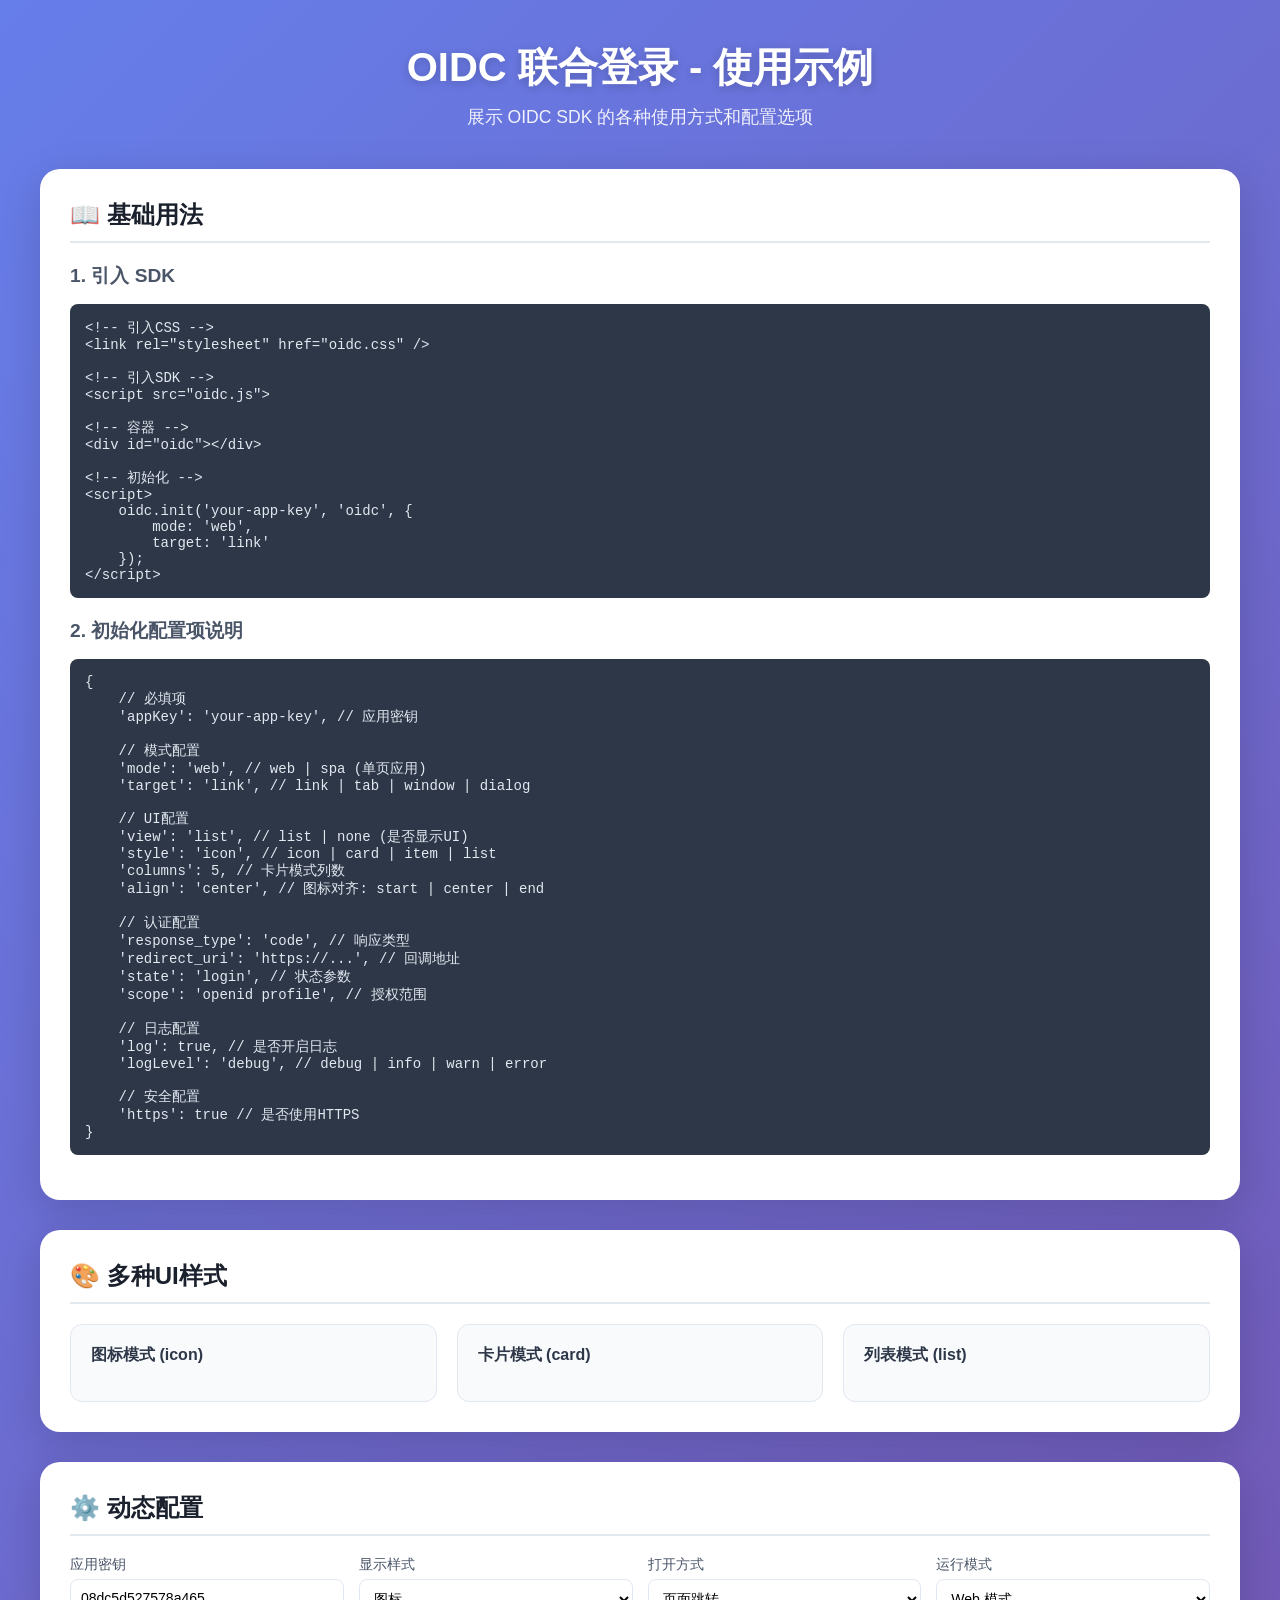
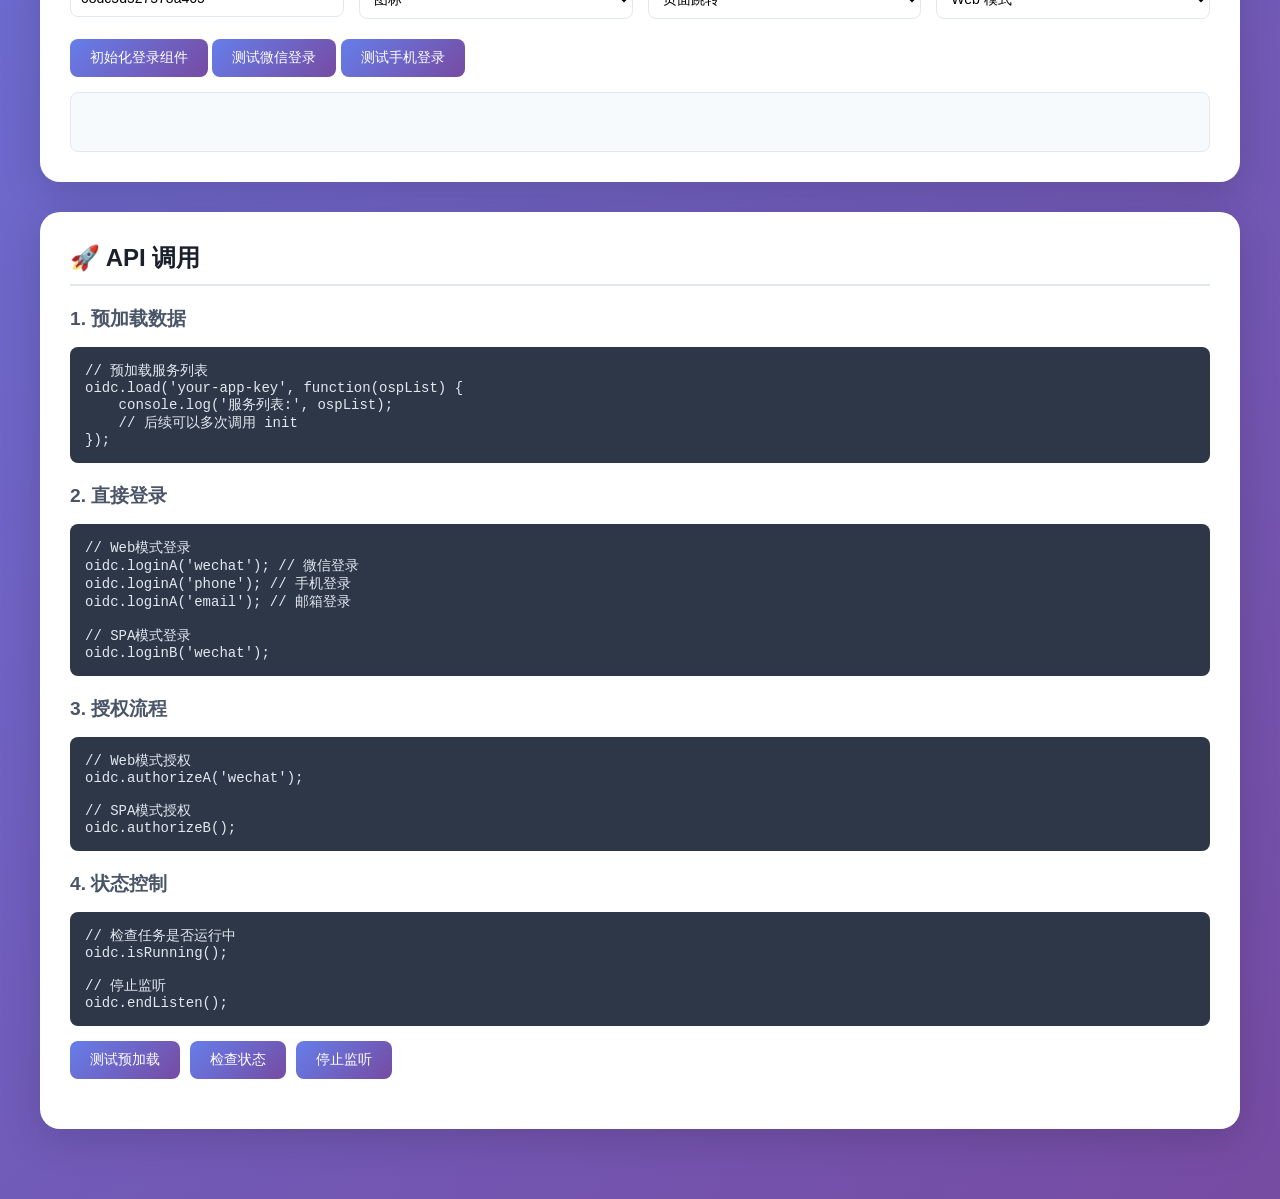
<file: index.html>
<!DOCTYPE html>
<html lang="zh-CN">

<head>
    <meta charset="utf-8">
    <meta http-equiv="X-UA-Compatible" content="IE=edge">
    <meta name="viewport" content="width=device-width,initial-scale=1.0">
    <title>OIDC - 使用示例</title>
    <link rel="stylesheet" href="oidc.css" />
    <style>
        * {
            margin: 0;
            padding: 0;
            box-sizing: border-box;
        }

        body {
            font-family: -apple-system, BlinkMacSystemFont, 'Segoe UI', Roboto, 'Helvetica Neue', Arial, sans-serif;
            background: linear-gradient(135deg, #667eea 0%, #764ba2 100%);
            min-height: 100vh;
            padding: 40px 20px;
        }

        .container {
            max-width: 1200px;
            margin: 0 auto;
        }

        .header {
            text-align: center;
            color: white;
            margin-bottom: 40px;
        }

        .header h1 {
            font-size: 2.5rem;
            margin-bottom: 10px;
            text-shadow: 0 2px 10px rgba(0, 0, 0, 0.2);
        }

        .header p {
            font-size: 1.1rem;
            opacity: 0.9;
        }

        .demo-section {
            background: white;
            border-radius: 20px;
            padding: 30px;
            margin-bottom: 30px;
            box-shadow: 0 10px 40px rgba(0, 0, 0, 0.15);
        }

        .demo-section h2 {
            color: #1a202c;
            margin-bottom: 20px;
            font-size: 1.5rem;
            padding-bottom: 10px;
            border-bottom: 2px solid #e2e8f0;
        }

        .demo-section h3 {
            color: #4a5568;
            margin: 20px 0 10px;
            font-size: 1.2rem;
        }

        .demo-options {
            display: flex;
            gap: 10px;
            flex-wrap: wrap;
            margin-bottom: 20px;
        }

        .demo-btn {
            padding: 10px 20px;
            background: linear-gradient(135deg, #667eea 0%, #764ba2 100%);
            color: white;
            border: none;
            border-radius: 8px;
            cursor: pointer;
            font-size: 14px;
            transition: transform 0.2s, box-shadow 0.2s;
        }

        .demo-btn:hover {
            transform: translateY(-2px);
            box-shadow: 0 5px 20px rgba(102, 126, 234, 0.4);
        }

        .demo-btn:active {
            transform: translateY(0);
        }

        .code-block {
            background: #2d3748;
            color: #e2e8f0;
            padding: 15px;
            border-radius: 8px;
            font-family: 'Fira Code', 'Monaco', 'Consolas', monospace;
            font-size: 14px;
            overflow-x: auto;
            margin: 15px 0;
            white-space: pre-wrap;
            word-break: break-all;
        }

        .result-box {
            background: #f7fafc;
            border: 1px solid #e2e8f0;
            border-radius: 8px;
            padding: 15px;
            min-height: 60px;
            margin-top: 15px;
            font-family: monospace;
            font-size: 14px;
            color: #4a5568;
        }

        .login-area {
            display: grid;
            grid-template-columns: repeat(auto-fit, minmax(300px, 1fr));
            gap: 20px;
            margin-top: 20px;
        }

        .login-card {
            background: #f8fafc;
            border-radius: 12px;
            padding: 20px;
            border: 1px solid #e2e8f0;
        }

        .login-card h4 {
            color: #2d3748;
            margin-bottom: 15px;
        }

        #oidc-demo1,
        #oidc-demo2,
        #oidc-demo3 {
            width: 100%;
        }

        .config-form {
            display: grid;
            grid-template-columns: repeat(auto-fit, minmax(200px, 1fr));
            gap: 15px;
            margin-bottom: 20px;
        }

        .form-group {
            display: flex;
            flex-direction: column;
        }

        .form-group label {
            font-size: 14px;
            color: #4a5568;
            margin-bottom: 5px;
        }

        .form-group input,
        .form-group select {
            padding: 10px;
            border: 1px solid #e2e8f0;
            border-radius: 8px;
            font-size: 14px;
            background: white;
        }

        .status-bar {
            position: fixed;
            bottom: 20px;
            right: 20px;
            background: #2d3748;
            color: white;
            padding: 15px 20px;
            border-radius: 10px;
            font-size: 14px;
            box-shadow: 0 5px 20px rgba(0, 0, 0, 0.3);
            max-width: 300px;
            display: none;
        }

        .status-bar.show {
            display: block;
        }

        .status-bar.success {
            background: #38a169;
        }

        .status-bar.error {
            background: #e53e3e;
        }
    </style>
</head>

<body>
    <div class="container">
        <div class="header">
            <h1>OIDC 联合登录 - 使用示例</h1>
            <p>展示 OIDC SDK 的各种使用方式和配置选项</p>
        </div>

        <!-- 基础用法 -->
        <div class="demo-section">
            <h2>📖 基础用法</h2>

            <h3>1. 引入 SDK</h3>
            <pre class="code-block">
&lt;!-- 引入CSS --&gt;
&lt;link rel="stylesheet" href="oidc.css" /&gt;

&lt;!-- 引入SDK --&gt;
&lt;script src="oidc.js"&gt;

&lt;!-- 容器 --&gt;
&lt;div id="oidc"&gt;&lt;/div&gt;

&lt;!-- 初始化 --&gt;
&lt;script&gt;
    oidc.init('your-app-key', 'oidc', {
        mode: 'web',
        target: 'link'
    });
&lt;/script&gt;</pre>

            <h3>2. 初始化配置项说明</h3>
            <pre class="code-block">
{
    // 必填项
    'appKey': 'your-app-key', // 应用密钥

    // 模式配置
    'mode': 'web', // web | spa (单页应用)
    'target': 'link', // link | tab | window | dialog

    // UI配置
    'view': 'list', // list | none (是否显示UI)
    'style': 'icon', // icon | card | item | list
    'columns': 5, // 卡片模式列数
    'align': 'center', // 图标对齐: start | center | end

    // 认证配置
    'response_type': 'code', // 响应类型
    'redirect_uri': 'https://...', // 回调地址
    'state': 'login', // 状态参数
    'scope': 'openid profile', // 授权范围

    // 日志配置
    'log': true, // 是否开启日志
    'logLevel': 'debug', // debug | info | warn | error

    // 安全配置
    'https': true // 是否使用HTTPS
}</pre>
        </div>

        <!-- 多种样式展示 -->
        <div class="demo-section">
            <h2>🎨 多种UI样式</h2>

            <div class="login-area">
                <div class="login-card">
                    <h4>图标模式 (icon)</h4>
                    <div id="oidc-demo1"></div>
                </div>

                <div class="login-card">
                    <h4>卡片模式 (card)</h4>
                    <div id="oidc-demo2"></div>
                </div>

                <div class="login-card">
                    <h4>列表模式 (list)</h4>
                    <div id="oidc-demo3"></div>
                </div>
            </div>
        </div>

        <!-- 动态配置 -->
        <div class="demo-section">
            <h2>⚙️ 动态配置</h2>

            <div class="config-form">
                <div class="form-group">
                    <label>应用密钥</label>
                    <input type="text" id="appKey" value="08dc5d527578a465" placeholder="请输入appKey">
                </div>
                <div class="form-group">
                    <label>显示样式</label>
                    <select id="style">
                        <option value="icon">图标</option>
                        <option value="card">卡片</option>
                        <option value="list">列表</option>
                    </select>
                </div>
                <div class="form-group">
                    <label>打开方式</label>
                    <select id="target">
                        <option value="link">页面跳转</option>
                        <option value="tab">新标签页</option>
                        <option value="window">弹窗</option>
                        <option value="dialog">对话框</option>
                    </select>
                </div>
                <div class="form-group">
                    <label>运行模式</label>
                    <select id="mode">
                        <option value="web">Web 模式</option>
                        <option value="spa">SPA 模式</option>
                    </select>
                </div>
            </div>

            <button class="demo-btn" onclick="initCustom()">初始化登录组件</button>
            <button class="demo-btn" onclick="testToUri('wechat')">测试微信登录</button>
            <button class="demo-btn" onclick="testToUri('phone')">测试手机登录</button>

            <div id="custom-login-area"></div>
            <div class="result-box" id="result"></div>
        </div>

        <!-- API调用示例 -->
        <div class="demo-section">
            <h2>🚀 API 调用</h2>

            <h3>1. 预加载数据</h3>
            <pre class="code-block">
// 预加载服务列表
oidc.load('your-app-key', function(ospList) {
    console.log('服务列表:', ospList);
    // 后续可以多次调用 init
});</pre>

            <h3>2. 直接登录</h3>
            <pre class="code-block">
// Web模式登录
oidc.loginA('wechat'); // 微信登录
oidc.loginA('phone'); // 手机登录
oidc.loginA('email'); // 邮箱登录

// SPA模式登录
oidc.loginB('wechat');</pre>

            <h3>3. 授权流程</h3>
            <pre class="code-block">
// Web模式授权
oidc.authorizeA('wechat');

// SPA模式授权
oidc.authorizeB();</pre>

            <h3>4. 状态控制</h3>
            <pre class="code-block">
// 检查任务是否运行中
oidc.isRunning();

// 停止监听
oidc.endListen();</pre>

            <div class="demo-options">
                <button class="demo-btn" onclick="testLoad()">测试预加载</button>
                <button class="demo-btn" onclick="checkStatus()">检查状态</button>
                <button class="demo-btn" onclick="stopListen()">停止监听</button>
            </div>
        </div>
    </div>

    <div class="status-bar" id="status-bar"></div>

    <script type="text/javascript" src="oidc.js" charset="utf-8"></script>
    <script type="text/javascript">
        var appKey = "08dc5d527578a465";
        oidc.load(appKey, false, function (ospList) {
            // 示例1: 图标模式
            oidc.init(appKey, "oidc-demo1", {
                style: 'icon',
                align: 'center',
                target: 'dialog',
                log: true,
                logLevel: 'info',
                success: function (user) {
                    showStatus('登录成功: ' + JSON.stringify(user), 'success');
                }
            });

            // 示例2: 卡片模式
            oidc.init(appKey, "oidc-demo2", {
                style: 'card',
                columns: 3,
                target: 'tab',
                log: true,
                logLevel: 'info'
            });

            // 示例3: 列表模式
            oidc.init(appKey, "oidc-demo3", {
                style: 'list',
                target: 'window',
                log: true,
                logLevel: 'info'
            });
        });

        // 动态初始化
        function initCustom() {
            const appKey = document.getElementById('appKey').value;
            const mode = document.getElementById('mode').value;
            const target = document.getElementById('target').value;
            const style = document.getElementById('style').value;

            // 清空之前的内容
            const area = document.getElementById('custom-login-area');
            area.innerHTML = '<div id="custom-oidc"></div>';

            // 初始化
            oidc.init(appKey, 'custom-oidc', {
                mode: mode,
                target: target,
                style: style,
                columns: 3,
                log: true,
                logLevel: 'debug',
                success: function (user) {
                    showStatus('登录成功: ' + JSON.stringify(user), 'success');
                },
                error: function (err) {
                    showStatus('登录失败: ' + err, 'error');
                }
            });

            document.getElementById('result').textContent =
                `已初始化: appKey=${appKey}, mode=${mode}, target=${target}, style=${style}`;
        }

        // 测试直接跳转
        function testToUri(code) {
            oidc.toUri(code);
        }

        // 测试预加载
        function testLoad() {
            const appKey = document.getElementById('appKey').value;
            oidc.load(appKey, function (data) {
                document.getElementById('result').textContent =
                    '预加载成功，服务数量: ' + (data ? data.length : 0);
                showStatus('预加载完成', 'success');
            });
        }

        // 检查状态
        function checkStatus() {
            const running = oidc.isRunning();
            document.getElementById('result').textContent =
                '任务运行状态: ' + (running ? '运行中' : '已停止');
        }

        // 停止监听
        function stopListen() {
            oidc.endListen();
            document.getElementById('result').textContent = '已停止监听';
            showStatus('监听已停止', 'info');
        }

        // 显示状态提示
        function showStatus(message, type = 'info') {
            const bar = document.getElementById('status-bar');
            bar.textContent = message;
            bar.className = 'status-bar show ' + type;

            setTimeout(() => {
                bar.classList.remove('show');
            }, 3000);
        }
    </script>
</body>

</html>
</file>
<file: oidc.css>
/**全局统一样式定义*/
.oidc {
    --oidc-border-color: rgba(0, 0, 0, 0.175);
    --oidc-border-width: 1px;
    --oidc-border-radius: 0.375rem;
    --oidc-background-color: #fff;
}

/**外链链接按钮使用样式*/
.oidc-link {
    padding: 8px 15px;
    color: #ffffff;
    cursor: pointer;
    height: 32px;
    font-weight: 500;
    font-size: 14px;
    border-radius: 4px;
    background-color: #409EFF;
    text-decoration: none;
}

/**对话框样式*/
.oidc-dialog {
    position: fixed;
    width: 600px;
    background: white;
    border-radius: 8px;
    box-shadow: 0 2px 10px rgba(0, 0, 0, 0.2);
    z-index: 1000;
    display: flex;
    flex-direction: column;
    justify-content: space-between;
}

.oidc-dialog iframe {
    border: 0px;
    width: 100%;
    min-height: 20rem;
    margin: 0px;
    padding: 0px;
}

.oidc-dialog-head {
    background: #2196F3;
    color: white;
    border-radius: 8px 8px 0 0;
    cursor: move;
    display: flex;
    flex-direction: row;
    justify-content: space-between;
    padding: 10px 10px;
}

.oidc-dialog-head .title {
    user-select: none;
    flex: 100%;
}

.oidc-dialog-head .close {
    display: block;
    width: 21px;
    height: 21px;
    background-color: brown;
    text-align: center;
    border: 1px solid var(--oidc-border-color);
    border-radius: 3px;
    padding: 0px;
}

.oidc-dialog-head .close:hover {
    background-color: red;
    color: white;
    font-weight: bold;
    cursor: pointer;
}

.oidc-dialog-body {
    min-height: 100px;
    margin: 0px;
    flex: 100%;
}

.oidc-dialog-foot {
    border-top: 1px solid var(--oidc-border-color);
    color: #bbb;
    font-size: 10px;
    padding: 5px 10px;
}

/**卡片样式*/
.oidc-card {
    border: var(--oidc-border-width) solid var(--oidc-border-color);
    border-radius: var(--oidc-border-radius);
    background-color: var(--oidc-background-color);
}

.oidc-card_head,
.oidc-card_foot {
    padding: 0.5rem;
}

.oidc-card_head {
    text-align: left;
    border-bottom: var(--oidc-border-width) solid var(--oidc-border-color);
}

.oidc-card_body {
    padding: 1rem;
    overflow: hidden;
}

.oidc-card_foot {
    text-align: right;
    border-top: var(--oidc-border-width) solid var(--oidc-border-color);
}

/**列表样式*/
.oidc-list {
    width: 100%;
    margin: 0 auto;
}

/**Item风格样式*/
.oidc-list-item {
    border-radius: var(--oidc-border-radius);
    border: var(--oidc-border-width) solid var(--oidc-border-color);
    display: flex;
    flex-direction: row;
    justify-content: space-between;
    align-content: center;
    align-items: center;
    gap: 10px;
    padding: 7px;
    cursor: pointer;
    overflow: hidden;
    margin: 5px;
}

.oidc-list-item:hover {
    background-color: aliceblue;
}

.oidc-list-item .logo {
    width: 24px;
    height: 24px;
}

.oidc-list-item .logo>img {
    display: block;
    height: 100%;
    width: 100%;
    border-radius: .25rem !important;
}

.oidc-list-item .line {
    width: 1px;
    height: 22px;
    content: " ";
    background-color: #e7e9eb;
}

.oidc-list-item .text {
    flex: 1;
}

.oidc-list-item .tips {
    color: #BBB;
    font-size: 10px;
    white-space: nowrap;
    overflow: hidden;
}

/**Icon风格样式*/
.oidc-data-icon {
    display: flex;
    flex-direction: row;
}

.oidc-list-icon {
    padding: 5px;
    border-radius: var(--oidc-border-radius);
    cursor: pointer;
    border: var(--oidc-border-width) solid var(--oidc-background-color);
    text-align: center;
    display: flex;
    flex-direction: row;
    justify-content: center;
    align-items: center;
}

.oidc-list-icon:hover {
    border: var(--oidc-border-width) solid var(--oidc-border-color);
}

.oidc-list-icon .logo {
    text-align: center;
    width: 24px;
    height: 24px;
}

.oidc-list-icon .logo>img {
    display: block;
    width: 100%;
    height: 100%;
    border-radius: .25rem !important;
}

/**Card风格样式*/
.oidc-data-card {
    display: grid;
}

.oidc-list-card {
    padding: 10px;
    border-radius: var(--oidc-border-radius);
    cursor: pointer;
    border: var(--oidc-border-width) solid var(--oidc-background-color);
    text-align: center;
    display: flex;
    flex-direction: column;
    justify-content: center;
    align-items: center;
}

.oidc-list-card:hover {
    border: var(--oidc-border-width) solid var(--oidc-border-color);
}

.oidc-list-card .logo {
    text-align: center;
    width: 32px;
    height: 32px;
}

.oidc-list-card .logo>img {
    display: block;
    width: 100%;
    height: 100%;
    border-radius: .25rem !important;
}

.oidc-list-card .text {
    margin-top: 10px;
    border: 1px solid #f8f8f8;
    line-height: 20px;
    border-radius: 3px;
    background-color: #fafafa;
    width: 100%;
    word-wrap: normal;
    overflow: hidden;
}

.oidc-list-card .tips {
    display: none;
}
</file>
